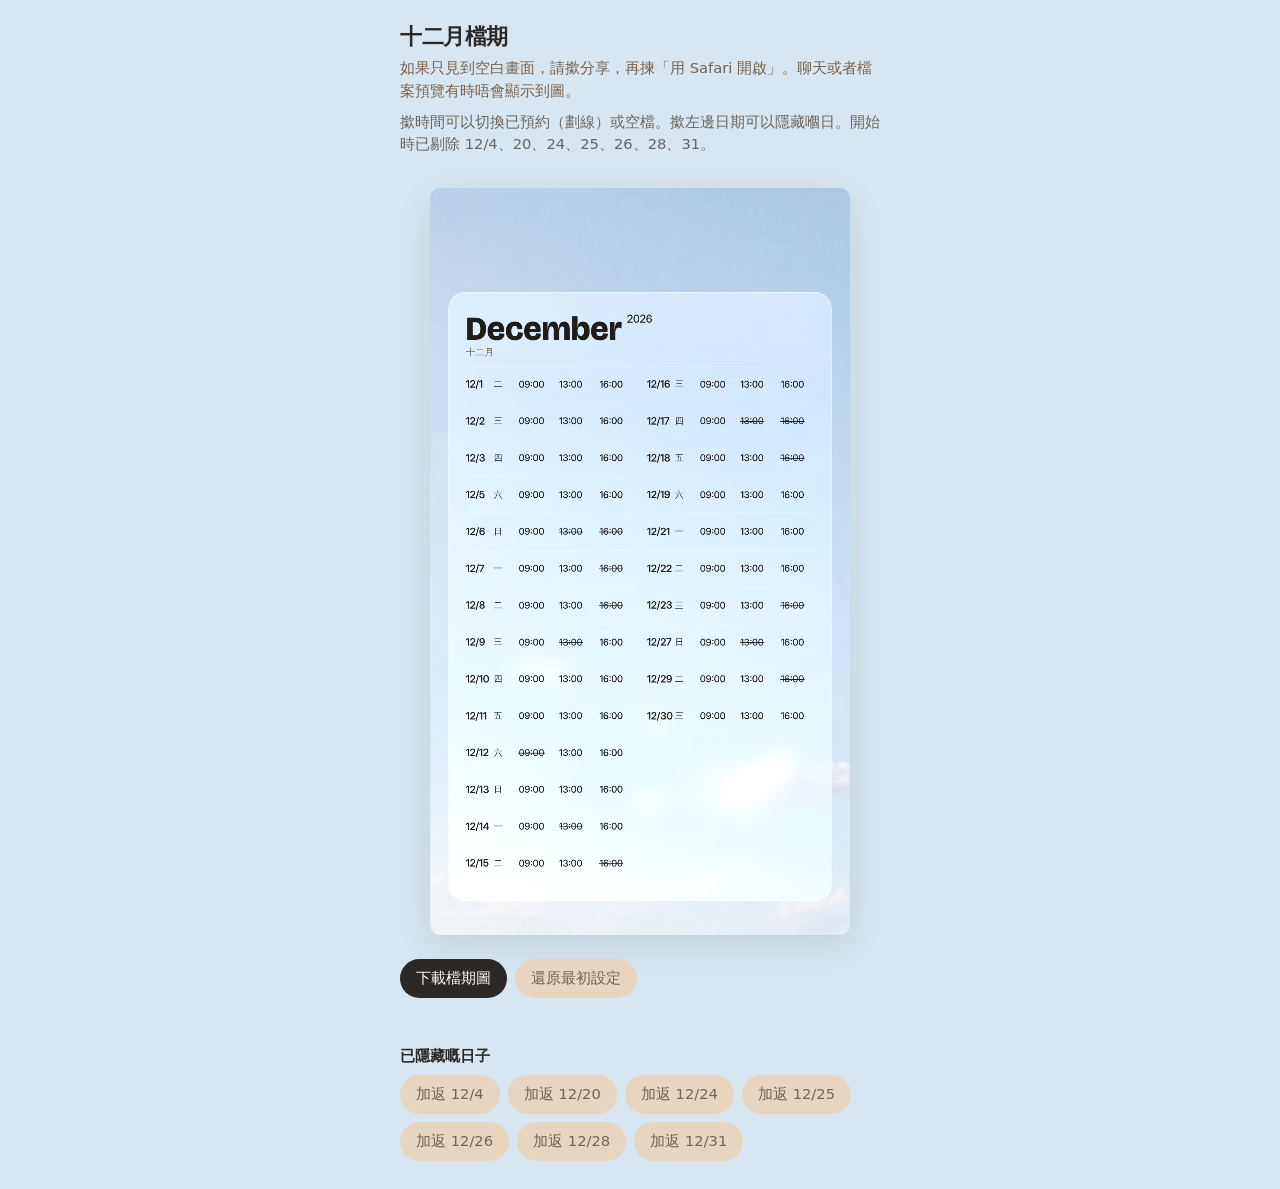
<file: december-2026.html>
<!DOCTYPE html>
<html lang="zh-Hant-HK">
<head>
  <meta charset="utf-8">
  <meta name="viewport" content="width=device-width, initial-scale=1, viewport-fit=cover">
  <meta name="apple-mobile-web-app-capable" content="yes">
  <meta name="robots" content="noindex, nofollow">
  <title>十二月檔期</title>
  <link rel="preconnect" href="https://fonts.googleapis.com">
  <link rel="preconnect" href="https://fonts.gstatic.com" crossorigin>
  <link href="https://fonts.googleapis.com/css2?family=Bricolage+Grotesque:opsz,wdth,wght@12..96,75..100,200..800&family=Inter:opsz,wght@14..32,400..600&display=swap" rel="stylesheet">
  <style>
    :root { --ink: #2C2825; --secondary: #6B645C; --ground: #d7e6f0; }
    * { box-sizing: border-box; }
    body {
      margin: 0;
      background: var(--ground);
      color: var(--ink);
      font-family: "PingFang HK", "PingFang TC", "Noto Sans TC", system-ui, sans-serif;
    }
    header { padding: 22px 20px 8px; max-width: 520px; margin: 0 auto; }
    h1 { font-size: 1.35rem; margin: 0 0 6px; font-weight: 650; letter-spacing: -0.02em; }
    .hint, .warn { margin: 0 0 8px; color: var(--secondary); font-size: 0.92rem; line-height: 1.55; }
    .warn { color: #7A614C; }
    .card-wrap { width: min(420px, calc(100% - 32px)); margin: 16px auto 8px; }
    canvas {
      width: 100%;
      height: auto;
      display: block;
      border-radius: 10px;
      box-shadow: 0 10px 32px rgba(44, 40, 37, 0.12);
      touch-action: manipulation;
      background: #c9dcea;
    }
    .actions, .hidden-box { max-width: 520px; margin: 0 auto; padding: 8px 20px 28px; }
    .btns { display: flex; flex-wrap: wrap; gap: 8px; margin-top: 8px; }
    button {
      appearance: none; border: 0; border-radius: 999px;
      padding: 10px 16px; font: inherit; font-size: 0.92rem;
      background: #E8D5C0; color: #7A614C; cursor: pointer;
    }
    button.primary { background: var(--ink); color: #FFFCF8; }
    button:active { opacity: 0.8; }
    .hidden-box h2 { font-size: 0.95rem; margin: 12px 0 6px; }
    noscript p { padding: 20px; color: #7A614C; }
  </style>
</head>
<body>
  <header>
    <h1>十二月檔期</h1>
    <p class="warn">如果只見到空白畫面，請撳分享，再揀「用 Safari 開啟」。聊天或者檔案預覽有時唔會顯示到圖。</p>
    <p class="hint">撳時間可以切換已預約（劃線）或空檔。撳左邊日期可以隱藏嗰日。開始時已剔除 12/4、20、24、25、26、28、31。</p>
  </header>
  <noscript><p>呢份編輯檔需要用 Safari 開啟，先可以見到同修改檔期圖。</p></noscript>
  <div class="card-wrap">
    <canvas id="card" width="1080" height="1920"></canvas>
  </div>
  <div class="actions">
    <div class="btns">
      <button class="primary" id="download">下載檔期圖</button>
      <button id="reset">還原最初設定</button>
    </div>
  </div>
  <div class="hidden-box" id="hiddenBox"></div>
  <script>
  (function () {
    const CW = 1080, CH = 1920;
    const SLOTS = ["09:00", "13:00", "16:00"];
    const WEEKDAYS = ["一", "二", "三", "四", "五", "六", "日"];
    const INITIAL_HIDDEN = [4, 20, 24, 25, 26, 28, 31];
    const INITIAL_BOOKED = {
      6: ["13:00", "16:00"], 7: ["16:00"], 8: ["16:00"], 9: ["13:00"],
      12: ["09:00"], 14: ["13:00"], 15: ["16:00"], 17: ["13:00", "16:00"],
      18: ["16:00"], 23: ["16:00"], 27: ["13:00"], 29: ["16:00"]
    };
    const KEY = "pawfect-dec2026-schedule-v2";
    const INK = "#201c1a", MUTED = "#323036", OAK = "#7A614C";
    const BOX = { x0: 48, y0: 268, x1: 1032, y1: 1832 };
    const PAD = 44, RADIUS = 42;

    let hidden = INITIAL_HIDDEN.slice();
    let booked = JSON.parse(JSON.stringify(INITIAL_BOOKED));
    try {
      const raw = localStorage.getItem(KEY);
      if (raw) {
        const parsed = JSON.parse(raw);
        if (Array.isArray(parsed.hidden)) hidden = parsed.hidden;
        if (parsed.booked && typeof parsed.booked === "object") booked = parsed.booked;
      }
    } catch (e) {}

    function save() {
      try { localStorage.setItem(KEY, JSON.stringify({ hidden, booked })); } catch (e) {}
    }
    function weekdayLabel(day) {
      const js = new Date(2026, 11, day).getDay();
      return WEEKDAYS[js === 0 ? 6 : js - 1];
    }
    function leftDays() {
      const out = [];
      for (let d = 1; d <= 15; d++) if (hidden.indexOf(d) === -1) out.push(d);
      return out;
    }
    function rightDays() {
      const out = [];
      for (let d = 16; d <= 31; d++) if (hidden.indexOf(d) === -1) out.push(d);
      return out;
    }

    const sky = new Image();
    const skyBlur = new Image();

    const grain = document.createElement("canvas");
    grain.width = CW;
    grain.height = CH;
    (function buildGrain() {
      const g = grain.getContext("2d");
      const img = g.createImageData(CW, CH);
      const data = img.data;
      for (let i = 0; i < data.length; i += 4) {
        const n = 128 + (Math.random() - 0.5) * 48;
        const c = n + (Math.random() - 0.5) * 8;
        data[i] = c; data[i + 1] = n; data[i + 2] = c; data[i + 3] = 255;
      }
      g.putImageData(img, 0, 0);
    })();

    function roundRect(ctx, x, y, w, h, r) {
      const rr = Math.min(r, w / 2, h / 2);
      ctx.beginPath();
      ctx.moveTo(x + rr, y);
      ctx.arcTo(x + w, y, x + w, y + h, rr);
      ctx.arcTo(x + w, y + h, x, y + h, rr);
      ctx.arcTo(x, y + h, x, y, rr);
      ctx.arcTo(x, y, x + w, y, rr);
      ctx.closePath();
    }

    function layout() {
      const x = BOX.x0 + PAD;
      const titleY = BOX.y0 + 36;
      const listTop = titleY + 154;
      const innerW = (BOX.x1 - BOX.x0) - PAD * 2;
      const gutter = 36;
      const colW = (innerW - gutter) / 2;
      const listBottom = BOX.y1 - 48;
      const rows = Math.max(leftDays().length, 1);
      const rowH = (listBottom - listTop) / rows;
      const sampleW = 86, slotGap = 18;
      const timesBlock = sampleW * 3 + slotGap * 2;
      return { x, titleY, listTop, colW, gutter, listBottom, rowH, sampleW, slotGap, timesBlock, rightX: x + colW + gutter };
    }

    function drawHeader(ctx, x, y) {
      ctx.textAlign = "left";
      ctx.textBaseline = "alphabetic";
      ctx.fillStyle = "rgba(20,24,36,0.22)";
      ctx.font = "800 86px 'Bricolage Grotesque', 'PingFang HK', system-ui, sans-serif";
      ctx.fillText("December", x + 0.8, y + 86 + 1);
      ctx.fillStyle = INK;
      ctx.fillText("December", x, y + 86);
      const tw = ctx.measureText("December").width;
      ctx.font = "450 28px Inter, 'PingFang HK', system-ui, sans-serif";
      ctx.fillText("2026", x + tw + 12, y + 42);
      ctx.fillStyle = OAK;
      ctx.font = "400 24px 'PingFang HK', 'PingFang TC', 'Noto Sans TC', sans-serif";
      ctx.fillText("十二月", x, y + 86 + 40);
    }

    function vcenter(ctx, x, mid, text, font, fill) {
      ctx.font = font;
      ctx.fillStyle = fill;
      ctx.textBaseline = "middle";
      ctx.textAlign = "left";
      ctx.fillText(text, x, mid);
    }

    function drawColumn(ctx, days, x, L) {
      const dateFont = "560 26px Inter, 'PingFang HK', system-ui, sans-serif";
      const wdFont = "400 22px 'PingFang HK', 'PingFang TC', sans-serif";
      const timeFont = "480 24px Inter, 'PingFang HK', system-ui, sans-serif";
      ctx.textAlign = "left";
      for (let i = 0; i < days.length; i++) {
        const y = L.listTop + i * L.rowH;
        const mid = y + L.rowH / 2;
        const day = days[i];
        ctx.strokeStyle = "rgba(255,255,255,0.55)";
        ctx.lineWidth = 1;
        ctx.beginPath();
        ctx.moveTo(x, y);
        ctx.lineTo(x + L.colW, y);
        ctx.stroke();
        vcenter(ctx, x, mid, "12/" + day, dateFont, INK);
        ctx.font = dateFont;
        const dw = ctx.measureText("12/31").width;
        vcenter(ctx, x + dw + 12, mid, weekdayLabel(day), wdFont, MUTED);
        const taken = booked[day] || [];
        const timesLeft = x + L.colW - L.timesBlock;
        for (let s = 0; s < SLOTS.length; s++) {
          const slot = SLOTS[s];
          const sx = timesLeft + s * (L.sampleW + L.slotGap);
          const isBooked = taken.indexOf(slot) !== -1;
          vcenter(ctx, sx, mid, slot, timeFont, isBooked ? MUTED : INK);
          if (isBooked) {
            ctx.font = timeFont;
            const w = ctx.measureText(slot).width;
            ctx.strokeStyle = INK;
            ctx.lineWidth = 2;
            ctx.beginPath();
            ctx.moveTo(sx - 1, mid);
            ctx.lineTo(sx + w + 1, mid);
            ctx.stroke();
          }
        }
      }
      const closeY = L.listTop + days.length * L.rowH;
      ctx.strokeStyle = "rgba(255,255,255,0.55)";
      ctx.lineWidth = 1;
      ctx.beginPath();
      ctx.moveTo(x, closeY);
      ctx.lineTo(x + L.colW, closeY);
      ctx.stroke();
    }

    function drawCard(canvas) {
      const ctx = canvas.getContext("2d");
      if (!ctx) return;
      canvas.width = CW;
      canvas.height = CH;
      if (sky.naturalWidth) ctx.drawImage(sky, 0, 0, CW, CH);
      else { ctx.fillStyle = "#c9dcea"; ctx.fillRect(0, 0, CW, CH); }

      const x = BOX.x0, y = BOX.y0, w = BOX.x1 - BOX.x0, h = BOX.y1 - BOX.y0;
      ctx.save();
      ctx.shadowColor = "rgba(16,22,40,0.22)";
      ctx.shadowBlur = 28;
      ctx.shadowOffsetY = 12;
      roundRect(ctx, x, y, w, h, RADIUS);
      ctx.fillStyle = "rgba(255,255,255,0.01)";
      ctx.fill();
      ctx.restore();

      ctx.save();
      roundRect(ctx, x, y, w, h, RADIUS);
      ctx.clip();
      const pane = skyBlur.naturalWidth ? skyBlur : sky;
      if (pane.naturalWidth) ctx.drawImage(pane, -36, -36, CW + 72, CH + 72);
      ctx.fillStyle = "rgba(255,255,255,0.10)";
      ctx.fillRect(x, y, w, h);
      const grad = ctx.createLinearGradient(0, y, 0, y + h * 0.18);
      grad.addColorStop(0, "rgba(255,255,255,0.22)");
      grad.addColorStop(1, "rgba(255,255,255,0)");
      ctx.fillStyle = grad;
      ctx.fillRect(x, y, w, h * 0.18);
      ctx.restore();

      ctx.strokeStyle = "rgba(255,255,255,0.62)";
      ctx.lineWidth = 2;
      roundRect(ctx, x, y, w, h, RADIUS);
      ctx.stroke();
      ctx.strokeStyle = "rgba(255,255,255,0.22)";
      ctx.lineWidth = 1;
      roundRect(ctx, x + 2, y + 2, w - 4, h - 4, RADIUS - 2);
      ctx.stroke();

      const L = layout();
      drawHeader(ctx, L.x, L.titleY);
      drawColumn(ctx, leftDays(), L.x, L);
      drawColumn(ctx, rightDays(), L.rightX, L);

      ctx.save();
      ctx.globalAlpha = 0.18;
      ctx.globalCompositeOperation = "soft-light";
      ctx.drawImage(grain, 0, 0);
      ctx.restore();
    }

    function hitTest(px, py) {
      const L = layout();
      function hitCol(days, x) {
        if (py < L.listTop || py > L.listTop + days.length * L.rowH) return null;
        if (px < x || px > x + L.colW) return null;
        const i = Math.floor((py - L.listTop) / L.rowH);
        if (i < 0 || i >= days.length) return null;
        const day = days[i];
        const timesLeft = x + L.colW - L.timesBlock;
        if (px >= timesLeft) {
          const s = Math.floor((px - timesLeft) / (L.sampleW + L.slotGap));
          if (s >= 0 && s < 3) return { kind: "slot", day, slot: SLOTS[s] };
        }
        return { kind: "date", day };
      }
      return hitCol(leftDays(), L.x) || hitCol(rightDays(), L.rightX);
    }

    const cardEl = document.getElementById("card");

    function renderHidden() {
      const box = document.getElementById("hiddenBox");
      const days = hidden.slice().sort(function (a, b) { return a - b; });
      if (!days.length) { box.innerHTML = ""; return; }
      let html = "<h2>已隱藏嘅日子</h2><div class='btns'>";
      days.forEach(function (d) {
        html += "<button type='button' data-show='" + d + "'>加返 12/" + d + "</button>";
      });
      html += "</div>";
      box.innerHTML = html;
      box.querySelectorAll("[data-show]").forEach(function (btn) {
        btn.addEventListener("click", function () {
          hidden = hidden.filter(function (x) { return x !== Number(btn.getAttribute("data-show")); });
          save(); redraw();
        });
      });
    }

    function redraw() {
      try { drawCard(cardEl); } catch (err) { console && console.error(err); }
      renderHidden();
    }

    cardEl.addEventListener("click", function (ev) {
      ev.preventDefault();
      const rect = cardEl.getBoundingClientRect();
      const x = (ev.clientX - rect.left) * CW / rect.width;
      const y = (ev.clientY - rect.top) * CH / rect.height;
      const hit = hitTest(x, y);
      if (!hit) return;
      if (hit.kind === "slot") {
        const list = (booked[hit.day] || []).slice();
        const idx = list.indexOf(hit.slot);
        if (idx >= 0) list.splice(idx, 1);
        else list.push(hit.slot);
        if (list.length) booked[hit.day] = list;
        else delete booked[hit.day];
      } else if (hit.kind === "date") {
        if (hidden.indexOf(hit.day) === -1) hidden.push(hit.day);
        hidden.sort(function (a, b) { return a - b; });
      }
      save();
      redraw();
    });

    document.getElementById("download").addEventListener("click", async function () {
      const blob = await new Promise(function (resolve) { cardEl.toBlob(resolve, "image/png"); });
      if (!blob) return;
      const file = new File([blob], "december-2026-schedule.png", { type: "image/png" });
      if (navigator.canShare && navigator.canShare({ files: [file] })) {
        try { await navigator.share({ files: [file], title: "十二月檔期" }); return; } catch (e) {}
      }
      const url = URL.createObjectURL(blob);
      const a = document.createElement("a");
      a.href = url;
      a.download = "december-2026-schedule.png";
      document.body.appendChild(a);
      a.click();
      a.remove();
      setTimeout(function () { URL.revokeObjectURL(url); }, 2000);
    });
    document.getElementById("reset").addEventListener("click", function () {
      hidden = INITIAL_HIDDEN.slice();
      booked = JSON.parse(JSON.stringify(INITIAL_BOOKED));
      save();
      redraw();
    });

    function loadImg(img, src) {
      return new Promise(function (resolve) {
        var done = false;
        var ok = function () { if (!done) { done = true; resolve(); } };
        img.onload = ok;
        img.onerror = ok;
        img.src = src;
        if (img.complete && img.naturalWidth) ok();
      });
    }

    Promise.all([
      loadImg(sky, "[data-uri]"),
      loadImg(skyBlur, "[data-uri]")
    ]).then(function () {
      redraw();
      setTimeout(redraw, 250);
      if (document.fonts && document.fonts.ready) {
        document.fonts.ready.then(redraw).catch(function () {});
      }
    });
  })();
  </script>
</body>
</html>
</file>
